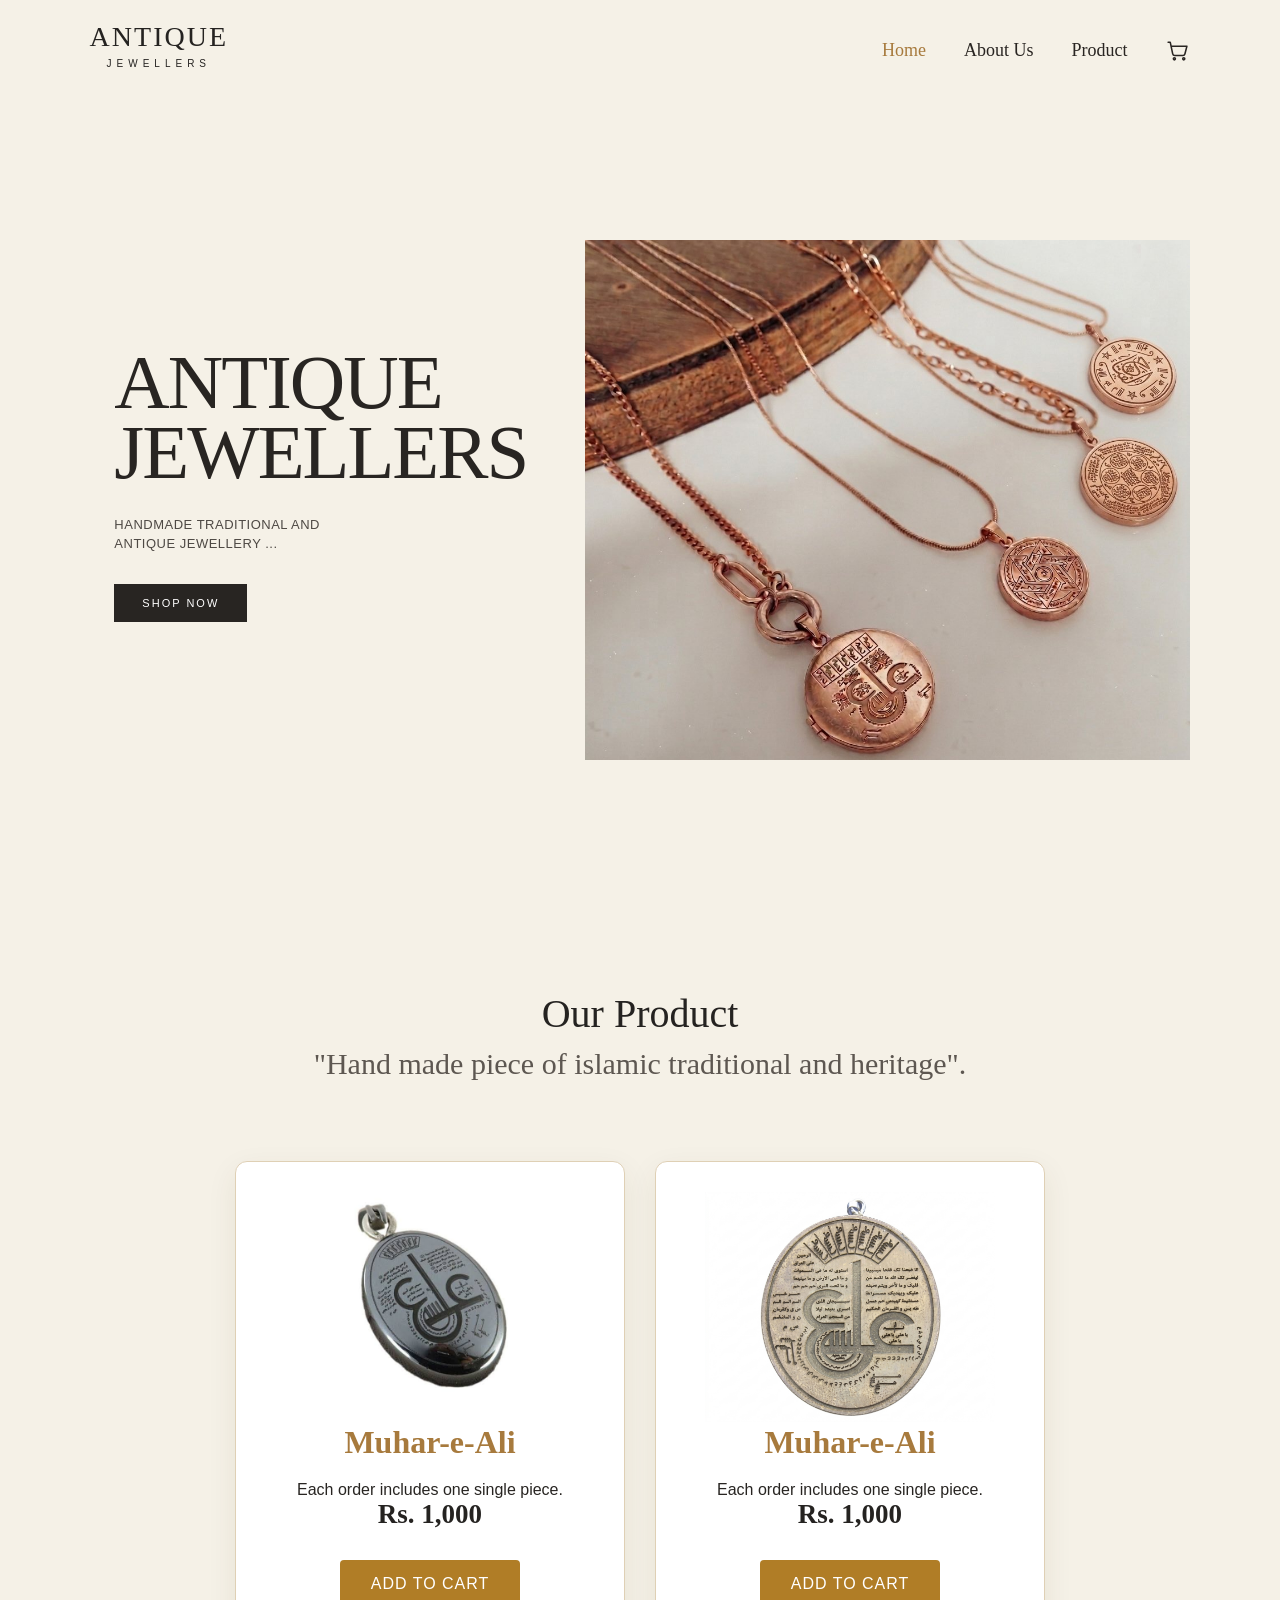
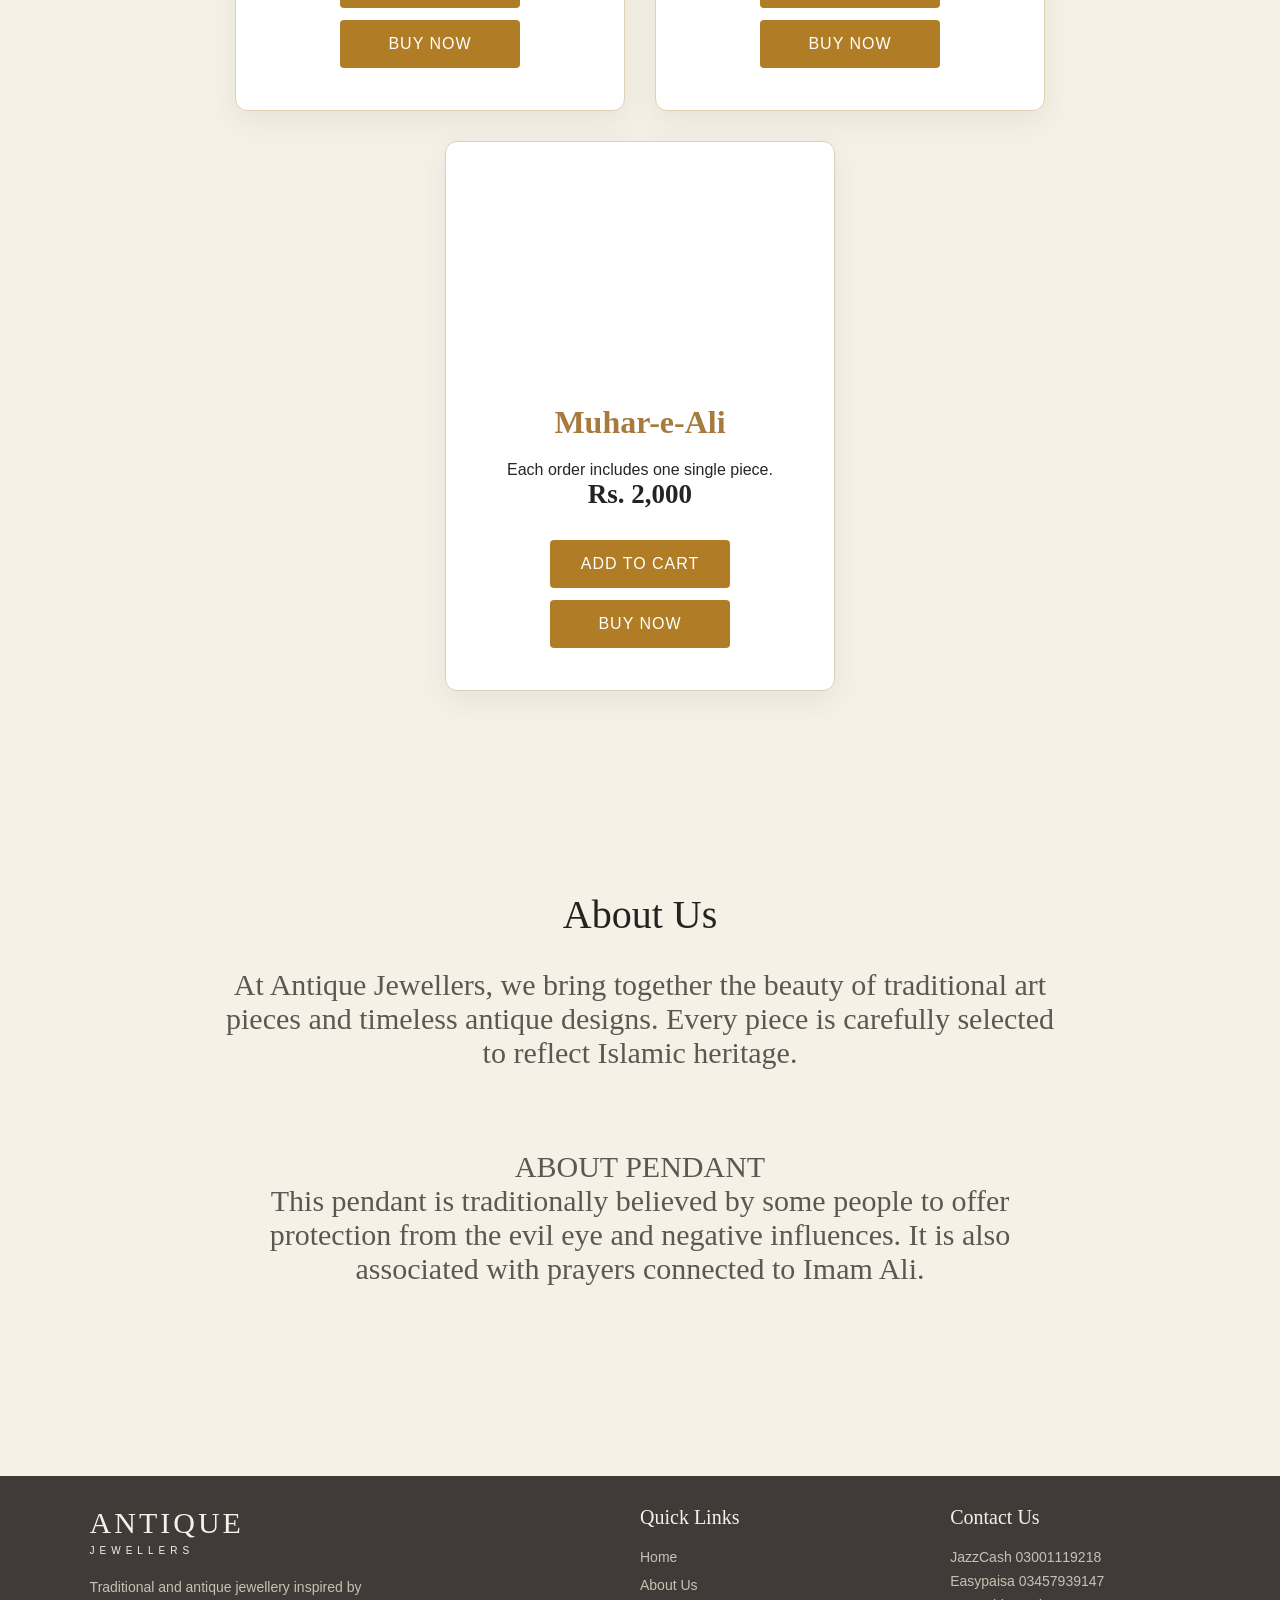
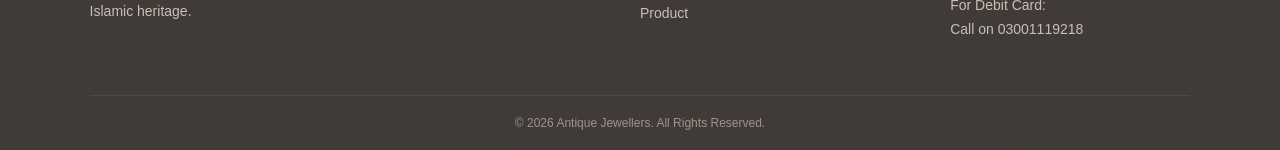
<file: index.html>
<!DOCTYPE html>
<html lang="en">

<head>
    <meta charset="UTF-8">
    <meta name="viewport" content="width=device-width, initial-scale=1.0">

    <title>Antique Jewellers</title>

    <meta name="description" content="Antique Jewellers offers traditional and antique jewellery, including the elegant Muhar-e-Ali pendant.">

    <link rel="stylesheet" href="style.css">
</head>

<body>

<section class="hero">

    <!-- Navigation -->

    <nav class="navbar">

        <a href="#" class="logo">
            ANTIQUE
            <span>JEWELLERS</span>
        </a>

        <div class="nav-links">

            <a href="#" class="active">Home</a>

            <a href="about.html">About Us</a>

            <a href="product.html">Product</a>

            <a href="Cart.html" class="cart" aria-label="Shopping Cart">

                <svg
                    viewBox="0 0 24 24"
                    width="25"
                    height="25"
                    fill="none"
                    stroke="currentColor"
                    stroke-width="1.5"
                    stroke-linecap="round"
                    stroke-linejoin="round">

                    <circle cx="9" cy="20" r="1"></circle>

                    <circle cx="18" cy="20" r="1"></circle>

                    <path d="M3 4h2l2.4 11.2a2 2 0 0 0 2 1.6h7.8a2 2 0 0 0 1.9-1.5L21 8H6"></path>

                </svg>

            </a>

        </div>

    </nav>


    <!-- Hero Content -->

    <div class="hero-content">

        <div class="hero-text">

            <h1>
                ANTIQUE<br>
                JEWELLERS
            </h1>

            <p>
                HANDMADE TRADITIONAL AND<br>
                ANTIQUE JEWELLERY ...
            </p>

            <a href="#shop" class="shop-btn">SHOP NOW</a>

        </div>


        <div class="hero-image">

            <img
                src="Gemini_Generated_Image_szv0ytszv0ytszv0-compressed.jpg"
                alt="Antique Jewellery">

        </div>

    </div>

</section>


<!-- Jewellery Collection -->

<section class="collection" id="shop">

    <div class="collection-heading">

        <h2>Our Product</h2>

        <p>"Hand made piece of islamic traditional and heritage".</p>

    </div>


    <div class="product-grid">


        <!-- Product 1 -->

        <div class="product-card">

            <div class="product-image">

                <img
                    src="1 product img.jpeg"
                    alt="Muhar-e-Ali Design 1">

            </div>

            <h3>Muhar-e-Ali</h3>

            <p>Each order includes one single piece.</p>

            <p class="price">Rs. 1,000</p>

            <button
                class="cart-btn"
                onclick="addToCart('muhar1')">

                ADD TO CART

            </button>

            <button
                class="buy-btn"
                onclick="buyNow('muhar1')">

                BUY NOW

            </button>

        </div>


        <!-- Product 2 -->

        <div class="product-card">

            <div class="product-image">

                <img
                    src="2 product img.jpg"
                    alt="Muhar-e-Ali Design 2">

            </div>

            <h3>Muhar-e-Ali</h3>

            <p>Each order includes one single piece.</p>

            <p class="price">Rs. 1,000</p>

            <button
                class="cart-btn"
                onclick="addToCart('muhar2')">

                ADD TO CART

            </button>

            <button
                class="buy-btn"
                onclick="buyNow('muhar2')">

                BUY NOW

            </button>

        </div>


        <!-- Product 3 -->

        <div class="product-card">

            <div class="product-video-box">

                <video
                    class="product-video"
                    src="Video Product.mp4"
                    autoplay
                    muted
                    loop
                    playsinline>
                </video>

            </div>

            <h3>Muhar-e-Ali</h3>

            <p>Each order includes one single piece.</p>

            <p class="price">Rs. 2,000</p>

            <button
                class="cart-btn"
                onclick="addToCart('muhar3')">

                ADD TO CART

            </button>

            <button
                class="buy-btn"
                onclick="buyNow('muhar3')">

                BUY NOW

            </button>

        </div>


    </div>

</section>


<!-- About Us -->

<section id="about" class="about-section">

    <div class="about-text">

        <h2>About Us</h2>

        <p>
            At Antique Jewellers, we bring together the beauty of traditional art
            pieces and timeless antique designs. Every piece is carefully selected
            to reflect Islamic heritage.
        </p>

        <p>

            ABOUT PENDANT<br>

            This pendant is traditionally believed by some people to offer
            protection from the evil eye and negative influences. It is also
            associated with prayers connected to Imam Ali.

        </p>

    </div>

</section>


<!-- Footer -->

<footer class="footer">

    <div class="footer-content">

        <div class="footer-brand">

            <h2>ANTIQUE</h2>

            <span>JEWELLERS</span>

            <p>
                Traditional and antique jewellery
                inspired by Islamic heritage.
            </p>

        </div>


        <div class="footer-links">

            <h3>Quick Links</h3>

            <a href="#">Home</a>

            <a href="#about">About Us</a>

            <a href="#shop">Product</a>

        </div>


        <div class="footer-contact">

            <h3>Contact Us</h3>

            <p>JazzCash 03001119218</p>

            <p>Easypaisa 03457939147</p>

            <p>For Debit Card:</p>

            <p>Call on 03001119218</p>

        </div>

    </div>


    <div class="footer-bottom">

        <p>
            © 2026 Antique Jewellers. All Rights Reserved.
        </p>

    </div>

</footer>


<script>

// Product information

const products = {

    muhar1: {
        id: "muhar1",
        name: "Muhar-e-Ali",
        design: "Design 1",
        price: 1000
    },

    muhar2: {
        id: "muhar2",
        name: "Muhar-e-Ali",
        design: "Design 2",
        price: 1000
    },

    muhar3: {
        id: "muhar3",
        name: "Muhar-e-Ali",
        design: "Video Product",
        price: 2000
    }

};


// Add to Cart

function addToCart(productId) {

    let cart = JSON.parse(localStorage.getItem("cart")) || [];

    const product = products[productId];

    const existingProduct = cart.find(item => item.id === productId);

    if (existingProduct) {

        existingProduct.quantity += 1;

    } else {

        cart.push({

            ...product,

            quantity: 1

        });

    }

    localStorage.setItem("cart", JSON.stringify(cart));

    showCartMessage("Product added to your cart successfully!");

}


// Buy Now

function buyNow(productId) {

    const product = products[productId];

    const cart = [{

        ...product,

        quantity: 1

    }];

    localStorage.setItem("cart", JSON.stringify(cart));

    window.location.href = "checkout.html";

}
function showCartMessage(message) {
    const oldMessage = document.querySelector(".cart-toast");

    if (oldMessage) {
        oldMessage.remove();
    }

    const toast = document.createElement("div");
    toast.className = "cart-toast";
    toast.innerHTML = "✓ " + message;

    document.body.appendChild(toast);

    setTimeout(() => {
        toast.classList.add("hide");
        setTimeout(() => toast.remove(), 400);
    }, 2500);
}
</script>


</body>
</html>
</file>
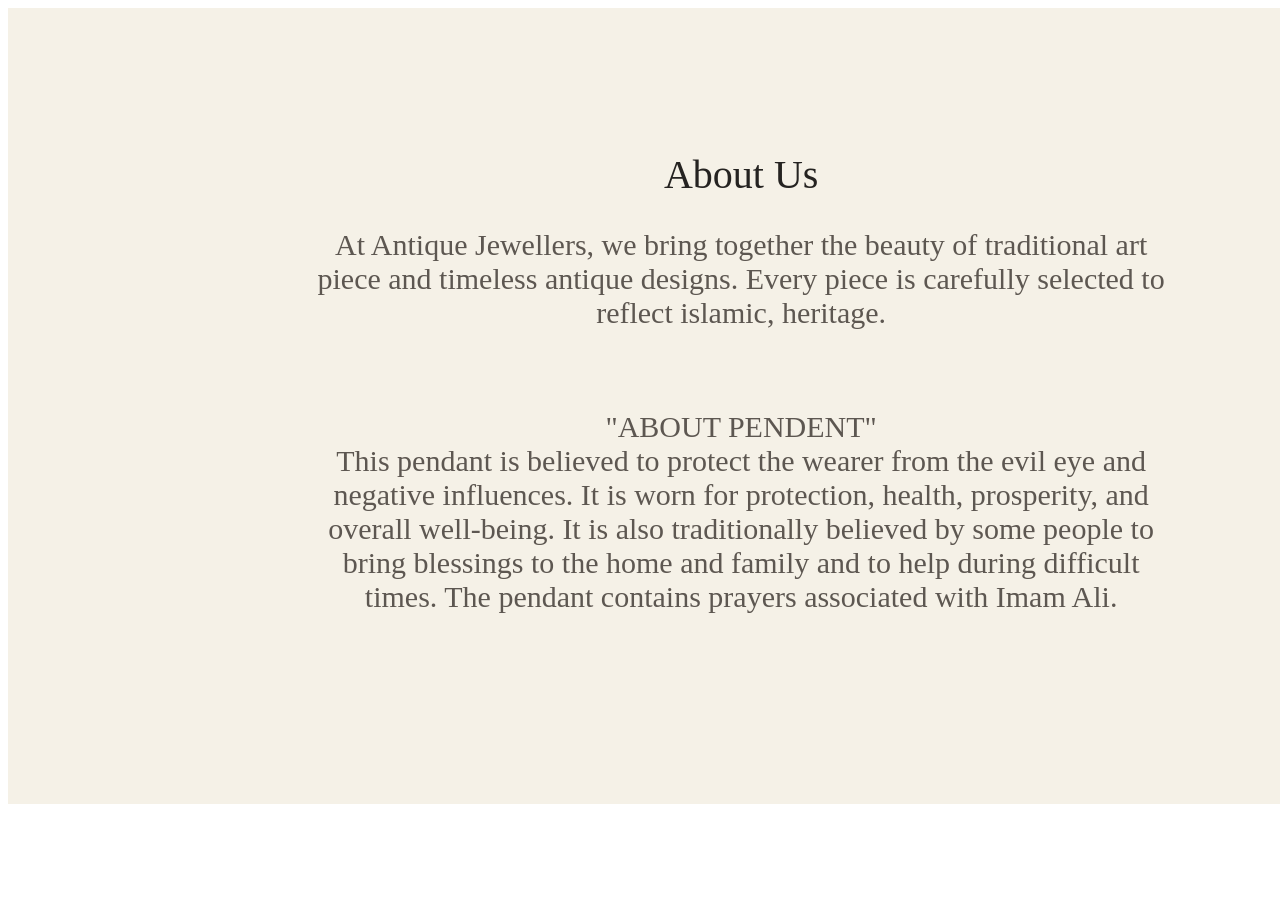
<file: about.html>
<!DOCTYPE html>
<html lang="en">
<head>
    <meta charset="UTF-8">
    <meta name="viewport" content="width=device-width, initial-scale=1.0">
    <title>Document</title>
    <link rel="stylesheet" href="about.css">
</head>
<body>
    <section id="about" class="about-section">
      <div class="about-text">
        <h2>About Us</h2>
        <p>
          At Antique Jewellers, we bring together the beauty of traditional art
          piece and timeless antique designs. Every piece is carefully selected
          to reflect islamic, heritage.
        </p>
        <p>
          "ABOUT PENDENT" <br />
          This pendant is believed to protect the wearer from the evil eye and
          negative influences. It is worn for protection, health, prosperity,
          and overall well-being. It is also traditionally believed by some
          people to bring blessings to the home and family and to help during
          difficult times. The pendant contains prayers associated with Imam
          Ali.
        </p>
      </div>
    </section>
</body>
</html>
</file>
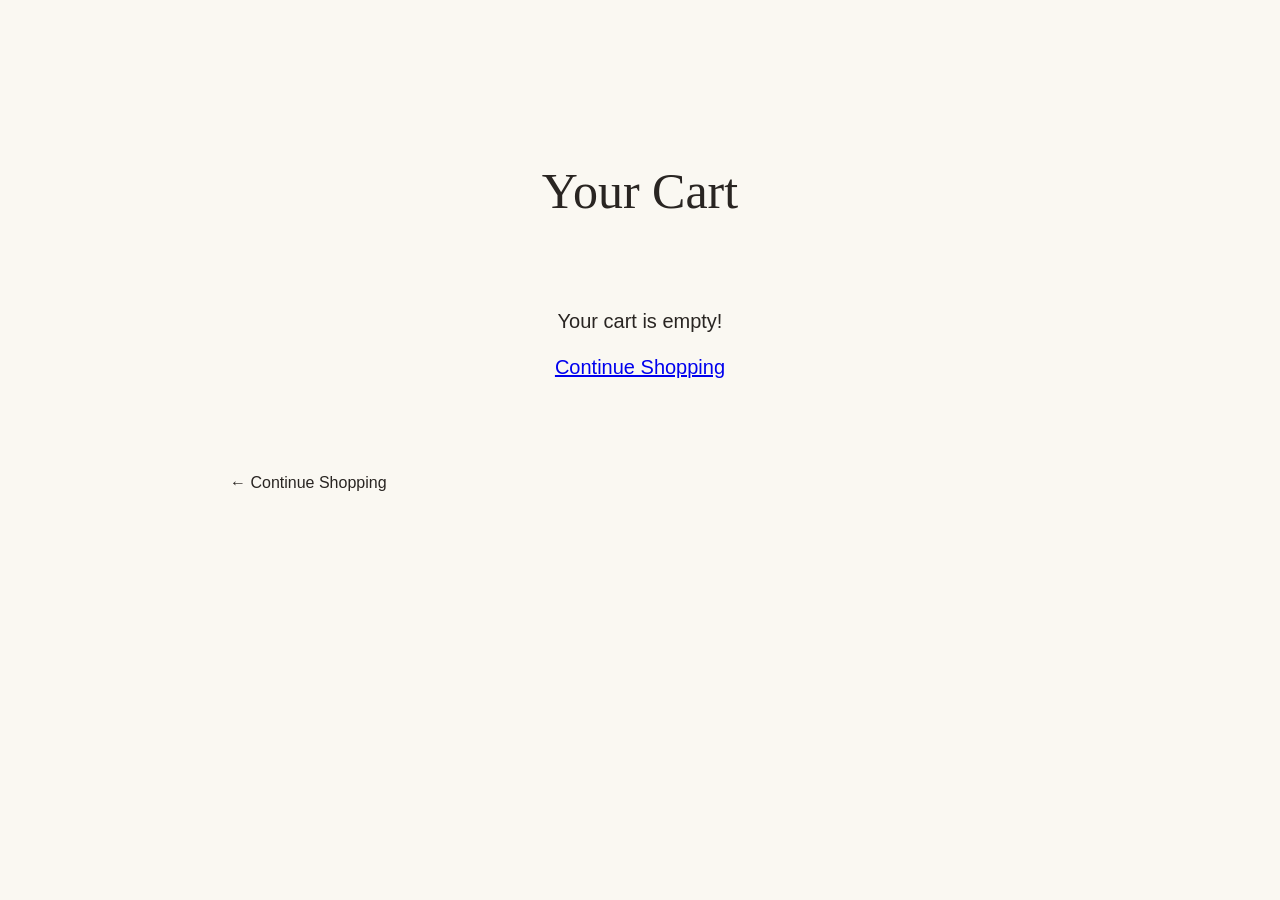
<file: Cart.html>
<!DOCTYPE html>
<html lang="en">

<head>

    <meta charset="UTF-8">

    <meta name="viewport" content="width=device-width, initial-scale=1.0">

    <title>Cart - Antique Jewellers</title>


    <style>

        * {
            box-sizing: border-box;
        }

        body {

            margin: 0;

            background: #faf8f2;

            color: #292522;

            font-family: Arial, sans-serif;

        }


        .cart-page {

            max-width: 900px;

            margin: 80px auto;

            padding: 40px;

        }


        h1 {

            text-align: center;

            font-family: Georgia, serif;

            font-size: 50px;

            font-weight: normal;

            margin-bottom: 50px;

        }


        .cart-item {

            background: white;

            border: 1px solid #dfd0b5;

            padding: 25px;

            margin-bottom: 20px;

            display: flex;

            justify-content: space-between;

            align-items: center;

            gap: 15px;

            box-shadow: 0 10px 30px rgba(80, 60, 30, 0.08);

        }


        .cart-item h2 {

            font-family: Georgia, serif;

            margin: 0 0 10px;

        }


        .cart-price {

            color: #b07d26;

            font-size: 20px;

            font-weight: bold;

        }


        .quantity-controls {

            display: flex;

            align-items: center;

            gap: 12px;

            margin-top: 15px;

        }


        .quantity-controls button {

            background: #b07d26;

            color: white;

            border: none;

            padding: 7px 12px;

            cursor: pointer;

            font-size: 17px;

        }


        .remove-btn {

            background: none;

            border: none;

            color: #a33;

            cursor: pointer;

            margin-top: 12px;

            text-decoration: underline;

        }


        .cart-total {

            margin-top: 30px;

            text-align: right;

            font-size: 22px;

            font-weight: bold;

        }


        .checkout-btn {

            display: block;

            width: 230px;

            margin: 30px 0 0 auto;

            padding: 15px;

            background: #b07d26;

            color: white;

            text-decoration: none;

            text-align: center;

            border-radius: 4px;

        }


        .checkout-btn:hover {

            background: #292522;

        }


        .back-btn {

            display: inline-block;

            margin-top: 25px;

            color: #292522;

            text-decoration: none;

        }


        .empty-cart {

            text-align: center;

            font-size: 20px;

            padding: 40px;

        }


        @media (max-width: 600px) {

            .cart-page {

                padding: 20px;

                margin: 40px auto;

            }

            h1 {

                font-size: 40px;

            }

            .cart-item {

                flex-direction: column;

                align-items: flex-start;

            }

        }

    </style>

</head>


<body>


<section class="cart-page">

    <h1>Your Cart</h1>


    <div id="cartItems"></div>


    <div class="cart-total" id="cartTotal"></div>


    <a href="checkout.html" class="checkout-btn" id="checkoutBtn">

        PROCEED TO CHECKOUT

    </a>


    <a href="index.html" class="back-btn">

        ← Continue Shopping

    </a>

</section>



<script>


function getCart() {

    return JSON.parse(localStorage.getItem("cart")) || [];

}


// Display Cart

function displayCart() {

    const cart = getCart();

    const cartItems = document.getElementById("cartItems");

    const cartTotal = document.getElementById("cartTotal");

    const checkoutBtn = document.getElementById("checkoutBtn");


    cartItems.innerHTML = "";


    if (cart.length === 0) {

        cartItems.innerHTML = `

            <div class="empty-cart">

                Your cart is empty!

                <br><br>

                <a href="index.html">Continue Shopping</a>

            </div>

        `;

        cartTotal.innerHTML = "";

        checkoutBtn.style.display = "none";

        return;

    }


    checkoutBtn.style.display = "block";


    let total = 0;


    cart.forEach((item, index) => {

        const itemTotal = item.price * item.quantity;

        total += itemTotal;


        cartItems.innerHTML += `

            <div class="cart-item">

                <div>

                    <h2>${item.name}</h2>

                    <p>${item.design}</p>

                    <p>Price: Rs. ${item.price.toLocaleString("en-PK")}</p>

                    <div class="quantity-controls">

                        <button onclick="changeQuantity(${index}, -1)">−</button>

                        <span>${item.quantity}</span>

                        <button onclick="changeQuantity(${index}, 1)">+</button>

                    </div>

                    <button class="remove-btn" onclick="removeItem(${index})">

                        Remove Product

                    </button>

                </div>


                <div class="cart-price">

                    Rs. ${itemTotal.toLocaleString("en-PK")}

                </div>

            </div>

        `;

    });


    cartTotal.innerHTML = `

        Total: Rs. ${total.toLocaleString("en-PK")}

    `;

}


// Change Quantity

function changeQuantity(index, amount) {

    let cart = getCart();

    cart[index].quantity += amount;


    if (cart[index].quantity <= 0) {

        cart.splice(index, 1);

    }


    localStorage.setItem("cart", JSON.stringify(cart));

    displayCart();

}


// Remove Product

function removeItem(index) {

    let cart = getCart();

    cart.splice(index, 1);

    localStorage.setItem("cart", JSON.stringify(cart));

    displayCart();

}


displayCart();


</script>


</body>

</html>
</file>
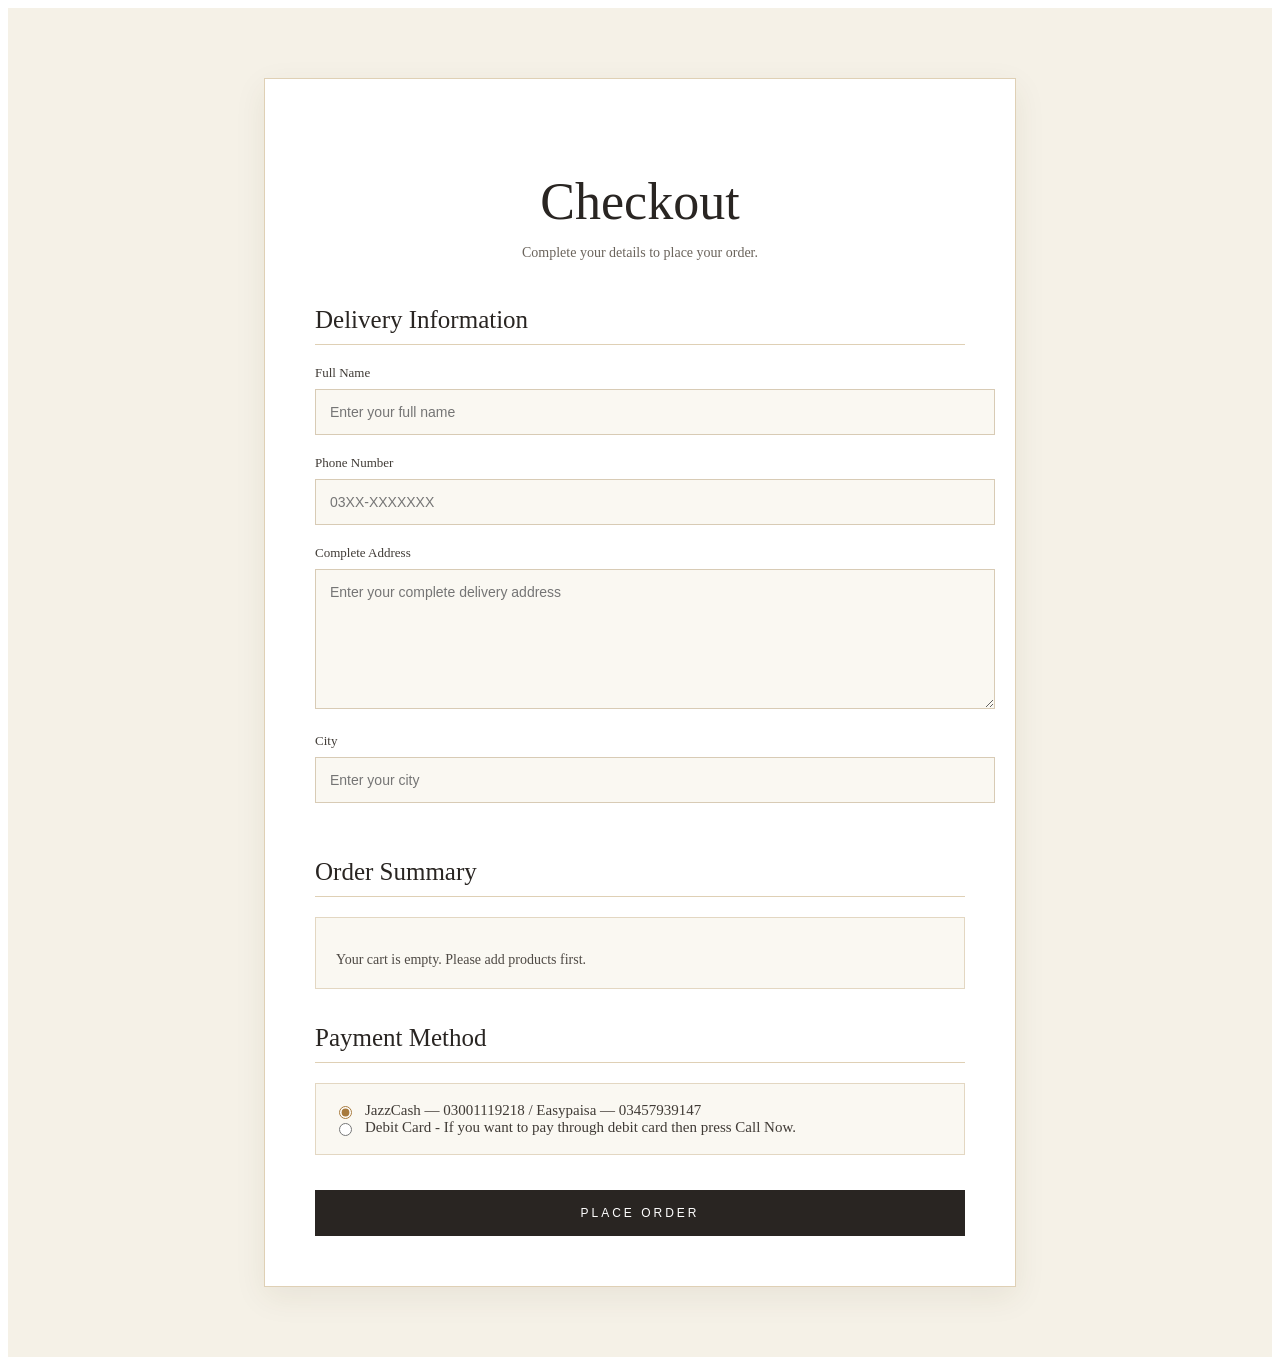
<file: checkout.html>
<!DOCTYPE html>
<html lang="en">

<head>

    <meta charset="UTF-8">

    <meta name="viewport" content="width=device-width, initial-scale=1.0">

    <title>Checkout - Antique Jewellers</title>

    <link rel="stylesheet" href="checkout.css">

</head>


<body>


<section class="checkout">

<div class="checkout-container">

    <h1>Checkout</h1>

    <p class="checkout-subtitle">

        Complete your details to place your order.

    </p>


    <form id="orderForm">


        <!-- Customer Information -->

        <h2>Delivery Information</h2>


        <label for="name">Full Name</label>

        <input
            type="text"
            id="name"
            name="name"
            placeholder="Enter your full name"
            required
        >


        <label for="phone">Phone Number</label>

        <input
            type="tel"
            id="phone"
            name="phone"
            placeholder="03XX-XXXXXXX"
            required
        >


        <label for="address">Complete Address</label>

        <textarea
            id="address"
            name="address"
            placeholder="Enter your complete delivery address"
            required
        ></textarea>


        <label for="city">City</label>

        <input
            type="text"
            id="city"
            name="city"
            placeholder="Enter your city"
            required
        >


        <!-- Order Summary -->

        <h2>Order Summary</h2>


        <div class="order-summary" id="orderSummary">

        </div>


        <!-- Payment Method -->

        <h2>Payment Method</h2>


        <div class="payment-method">


            <label>

                <input
                    type="radio"
                    name="payment"
                    value="JazzCash / Easypaisa"
                    checked
                    onchange="showPaymentInfo()"
                >

                JazzCash — 03001119218 / Easypaisa — 03457939147

            </label>


            <label>

                <input
                    type="radio"
                    name="payment"
                    value="Debit Card"
                    onchange="showPaymentInfo()"
                >

                Debit Card - If you want to pay through debit card then press Call Now.

            </label>


            <div
                id="debit-card-info"
                class="debit-card-info"
                style="display:none;"
            >

                <p>

                    Debit card payment ke liye humse contact karein.

                </p>


                <a
                    href="tel:03001119218"
                    class="call-button"
                >

                    📞 CALL NOW

                </a>

            </div>


        </div>


        <button
            type="submit"
            class="place-order"
        >

            PLACE ORDER

        </button>


    </form>



    <!-- Order Confirmation -->

    <div
        id="orderConfirmation"
        class="order-confirmation"
        style="display:none;"
    >


        <div class="success-icon">✓</div>


        <h1>Order Confirmed!</h1>


        <p class="success-message">

            Thank you for your order!

        </p>


        <p class="order-number">

            Order Number:

            <strong id="orderNumber"></strong>

        </p>


        <div class="confirmation-details">

            <h2>Order Details</h2>

            <div id="confirmationProducts"></div>

            <p>

                <span>Total</span>

                <strong id="confirmationTotal"></strong>

            </p>

            <p>

                <span>Payment Method</span>

                <strong id="confirmationPayment"></strong>

            </p>

        </div>


        <div class="customer-details">

            <h2>Delivery Details</h2>


            <p>

                <span>Name</span>

                <strong id="confirmationName"></strong>

            </p>


            <p>

                <span>Phone</span>

                <strong id="confirmationPhone"></strong>

            </p>


            <p>

                <span>Address</span>

                <strong id="confirmationAddress"></strong>

            </p>


            <p>

                <span>City</span>

                <strong id="confirmationCity"></strong>

            </p>

        </div>


        <button
            type="button"
            class="continue-shopping"
            onclick="window.location.href='index.html'"
        >

            CONTINUE SHOPPING

        </button>


    </div>


</div>

</section>



<script>


// Get Cart Products

function getCart() {

    return JSON.parse(localStorage.getItem("cart")) || [];

}


// Calculate Total

function calculateTotal(cart) {

    return cart.reduce(

        (total, item) => total + item.price * item.quantity,

        0

    );

}


// Display Order Summary

function displayOrderSummary() {

    const cart = getCart();

    const summary = document.getElementById("orderSummary");


    if (cart.length === 0) {

        summary.innerHTML = "<p>Your cart is empty. Please add products first.</p>";

        document.querySelector(".place-order").disabled = true;

        return;

    }


    let total = 0;

    let html = "";


    cart.forEach(item => {

        const itemTotal = item.price * item.quantity;

        total += itemTotal;


        html += `

            <p>

                <span>${item.name} (${item.design}) × ${item.quantity}</span>

                <span>Rs. ${itemTotal.toLocaleString("en-PK")}</span>

            </p>

        `;

    });


    html += `

        <p class="total">

            <span>Total</span>

            <span>Rs. ${total.toLocaleString("en-PK")}</span>

        </p>

    `;


    summary.innerHTML = html;

}


// Show / Hide Debit Card Information

function showPaymentInfo() {

    const debitCard = document.querySelector('input[value="Debit Card"]');

    const debitInfo = document.getElementById("debit-card-info");


    debitInfo.style.display = debitCard.checked ? "block" : "none";

}


// Display Summary

displayOrderSummary();



// Place Order

document.getElementById("orderForm").addEventListener(

    "submit",

    async function(event) {

        event.preventDefault();


        const form = this;

        const cart = getCart();


        if (cart.length === 0) {

            alert("Your cart is empty!");

            return;

        }


        const name = document.getElementById("name").value.trim();

        const phone = document.getElementById("phone").value.trim();

        const address = document.getElementById("address").value.trim();

        const city = document.getElementById("city").value.trim();


        const payment = document.querySelector(

            'input[name="payment"]:checked'

        ).value;


        const total = calculateTotal(cart);


        const orderNumber =

            "AJ" + Math.floor(1000 + Math.random() * 9000);


        // Prepare Order Information

        const productDetails = cart.map(item => {

            return `${item.name} - ${item.design} - Quantity: ${item.quantity} - Price: Rs. ${item.price}`;

        }).join("\n");


        const hiddenFields = {

            "Order Number": orderNumber,

            "Products": productDetails,

            "Total": "Rs. " + total.toLocaleString("en-PK"),

            "Payment Method": payment

        };


        Object.entries(hiddenFields).forEach(([key, value]) => {

            const input = document.createElement("input");

            input.type = "hidden";

            input.name = key;

            input.value = value;

            form.appendChild(input);

        });


        const submitButton = form.querySelector(".place-order");

        submitButton.disabled = true;

        submitButton.textContent = "PLACING ORDER...";


        try {


            // Send Order to Formspree

            const response = await fetch(

                "https://formspree.io/f/xgavwjan",

                {

                    method: "POST",

                    body: new FormData(form),

                    headers: {

                        "Accept": "application/json"

                    }

                }

            );


            if (!response.ok) {

                throw new Error("Order could not be sent.");

            }


            // Confirmation Details

            document.getElementById("orderNumber").textContent = orderNumber;

            document.getElementById("confirmationName").textContent = name;

            document.getElementById("confirmationPhone").textContent = phone;

            document.getElementById("confirmationAddress").textContent = address;

            document.getElementById("confirmationCity").textContent = city;

            document.getElementById("confirmationPayment").textContent = payment;

            document.getElementById("confirmationTotal").textContent =

                "Rs. " + total.toLocaleString("en-PK");


            // Confirmation Products

            const confirmationProducts = document.getElementById("confirmationProducts");

            confirmationProducts.innerHTML = "";


            cart.forEach(item => {

                const p = document.createElement("p");

                p.textContent = `${item.name} (${item.design}) × ${item.quantity}`;

                confirmationProducts.appendChild(p);

            });


            // Clear Cart After Successful Order

            localStorage.removeItem("cart");


            // Hide Form

            form.style.display = "none";


            document.querySelector(".checkout-container > h1").style.display = "none";

            document.querySelector(".checkout-subtitle").style.display = "none";


            // Show Confirmation

            document.getElementById("orderConfirmation").style.display = "block";


        }


        catch(error) {

            alert("Sorry, your order could not be sent. Please try again.");

            submitButton.disabled = false;

            submitButton.textContent = "PLACE ORDER";

        }

    }

);


</script>


</body>

</html>
</file>
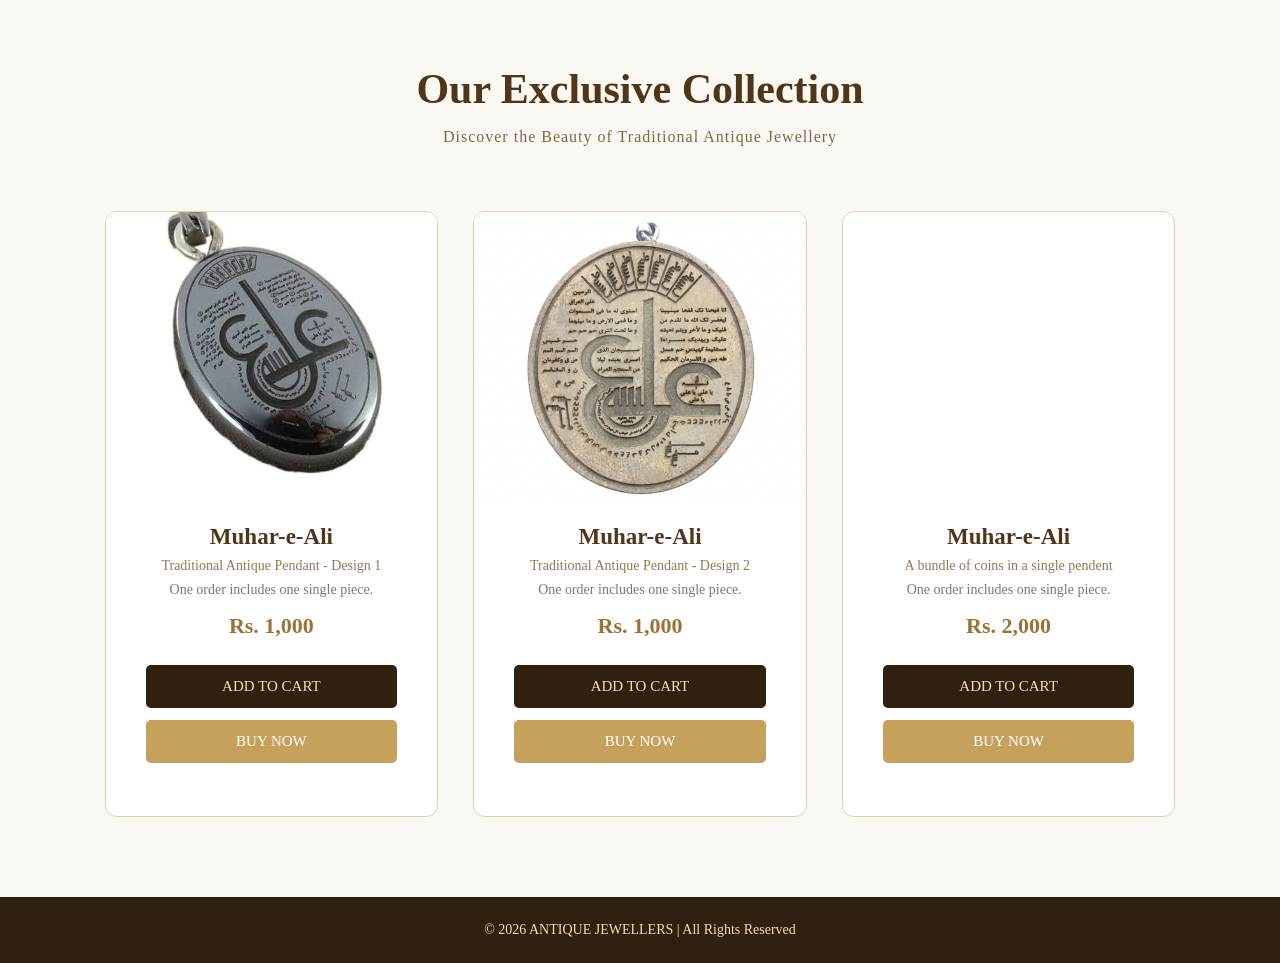
<file: product.html>
<!DOCTYPE html>

<html lang="en">
<head>
    <meta charset="UTF-8">
    <meta name="viewport" content="width=device-width, initial-scale=1.0">


<title>Our Collection | Antique Jewellers</title>

<link rel="stylesheet" href="product.css">


</head>

<body>

<!-- PAGE HEADING -->

<section class="heading">
    <h1>Our Exclusive Collection</h1>
    <p>Discover the Beauty of Traditional Antique Jewellery</p>
</section>

<!-- PRODUCTS -->

<section class="products-container">


<!-- PRODUCT 1 -->
<div class="product-card">

    <img src="1 product img.jpeg" alt="Muhar-e-Ali Design 1">

    <div class="product-info">
        <h2>Muhar-e-Ali</h2>
        <p class="design">Traditional Antique Pendant - Design 1</p>
        <p class="description">One order includes one single piece.</p>
        <p class="price">Rs. 1,000</p>

        <button class="add-btn" onclick="addToCart('muhar1')">
            ADD TO CART
        </button>

        <button class="buy-btn" onclick="buyNow('muhar1')">
            BUY NOW
        </button>
    </div>

</div>


<!-- PRODUCT 2 -->
<div class="product-card">

    <img src="2 product img.jpg" alt="Muhar-e-Ali Design 2">

    <div class="product-info">
        <h2>Muhar-e-Ali</h2>
        <p class="design">Traditional Antique Pendant - Design 2</p>
        <p class="description">One order includes one single piece.</p>
        <p class="price">Rs. 1,000</p>

        <button class="add-btn" onclick="addToCart('muhar2')">
            ADD TO CART
        </button>

        <button class="buy-btn" onclick="buyNow('muhar2')">
            BUY NOW
        </button>
    </div>

</div>


<!-- PRODUCT 3 -->
<div class="product-card">

    <video autoplay muted loop playsinline>
        <source src="Video Product.mp4" type="video/mp4">
    </video>

    <div class="product-info">
        <h2>Muhar-e-Ali</h2>
        <p class="design"> A bundle of coins in a single pendent </p>
        <p class="description">One order includes one single piece.</p>
        <p class="price">Rs. 2,000</p>

        <button class="add-btn" onclick="addToCart('muhar3')">
            ADD TO CART
        </button>

        <button class="buy-btn" onclick="buyNow('muhar3')">
            BUY NOW
        </button>
    </div>

</div>


</section>

<!-- FOOTER -->

<footer>
    <p>© 2026 ANTIQUE JEWELLERS | All Rights Reserved</p>
</footer>

<script>

// Product Information
const products = {
    muhar1: {
        id: "muhar1",
        name: "Muhar-e-Ali",
        design: "Design 1",
        price: 1000
    },

    muhar2: {
        id: "muhar2",
        name: "Muhar-e-Ali",
        design: "Design 2",
        price: 1000
    },

    muhar3: {
        id: "muhar3",
        name: "Muhar-e-Ali",
        design: "Video Product",
        price: 2000
    }
};


// Add to Cart
function addToCart(productId) {

    let cart = JSON.parse(localStorage.getItem("cart")) || [];

    const product = products[productId];

    const existingProduct = cart.find(item => item.id === productId);

    if (existingProduct) {
        existingProduct.quantity += 1;
    } else {
        cart.push({
            ...product,
            quantity: 1
        });
    }

    localStorage.setItem("cart", JSON.stringify(cart));

    showCartMessage("Product added to your cart successfully!");
}


// Buy Now
function buyNow(productId) {

    const product = products[productId];

    const cart = [{
        ...product,
        quantity: 1
    }];

    localStorage.setItem("cart", JSON.stringify(cart));

    window.location.href = "checkout.html";
}


// Notification
function showCartMessage(message) {

    const oldMessage = document.querySelector(".cart-toast");

    if (oldMessage) {
        oldMessage.remove();
    }

    const toast = document.createElement("div");

    toast.className = "cart-toast";
    toast.innerHTML = "✓ " + message;

    document.body.appendChild(toast);

    setTimeout(() => {
        toast.classList.add("hide");
        setTimeout(() => toast.remove(), 400);
    }, 2500);
}

</script>

</body>
</html>
</file>
<file: style.css>
* {
    margin: 0;
    padding: 0;
    box-sizing: border-box;
}

body {
    font-family: Arial, sans-serif;
    background: #f5f1e7;
    color: #282522;
}
.hero {
    min-height: 100vh;
    width: 100%;
    background: #f5f1e7;
    padding: 0 7%;
}
/* =========================
   NAVBAR
========================= */
.navbar {
    height: 100px;
    display: flex;
    align-items: center;
    justify-content: space-between;
}
/* Logo */
.logo {
    text-decoration: none;
    color: #252321;

    font-family: Georgia, serif;
    font-size: 28px;
    letter-spacing: 2px;
    line-height: 20px;
}

.logo span {
    display: block;
    text-align: center;
    font-family: Arial, sans-serif;
    font-size: 10px;
    letter-spacing: 5px;
    margin-top: 7px;
}
/* Navigation links */
.nav-links {
    display: flex;
    align-items: center;
    gap: 38px;
}

.nav-links a {
    text-decoration: none;
    color: #292522;
    font-family: Georgia, serif;
    font-size: 18px;
    transition: 0.3s;
}

.nav-links a:hover,
.nav-links a.active {
    color: #a77a3d;
}
/* Cart */
.nav-links .cart {
    color: #292522;
    display: flex;
    align-items: center;
}

.nav-links .cart:hover {
    color: #a77a3d;
}
/* =========================
   HERO CONTENT
========================= */
.hero-content {
    min-height: calc(100vh - 100px);
    display: grid;
    grid-template-columns: 45% 55%;
    align-items: center;
}
/* Left side */
.hero-text {
    padding-left: 5%;
    padding-bottom: 30px;
}

.hero-text h1 {
    font-family: Italiana sans-serif;
    font-size: clamp(55px, 6vw, 82px);
    font-weight: normal;
    line-height: 0.9;
    letter-spacing: -2px;
    margin-bottom: 28px;
}
.hero-text p {
    font-size: 13px;
    line-height: 1.5;
    letter-spacing: 0.5px;
    color: #4e4944;
    margin-bottom: 30px;
}
/* Shop button */
.shop-btn {
    display: inline-block;
    text-decoration: none;
    background: #282522;
    color: #fff;
    padding: 13px 28px;
    font-size: 11px;
    letter-spacing: 2px;
    transition: 0.3s;
}
.shop-btn:hover {
    background: #a77a3d;
}
/* =========================
   IMAGE
========================= */

.hero-image {
    height: 520px;
    overflow: hidden;
}

.hero-image img {
    width: 100%;
    height: 100%;
    object-fit: cover;
    display: block;
}
/* =========================
   OTHER SECTIONS
========================= */

.simple-section {
    min-height: 300px;
    padding: 80px 10%;
    text-align: center;
    background: #fff;
}

.simple-section h2 {
    font-family: Georgia, serif;
    font-size: 35px;
    font-weight: normal;
    margin-bottom: 15px;
}

.simple-section p {
    color: #666;
}
/* =========================
   MOBILE
========================= */
@media (max-width: 768px) {
    .hero {
        padding: 0 5%;
    }
    .navbar {
        height: 85px;
    }
    .logo {
        font-size: 21px;
    }
    .nav-links {
        gap: 15px;
    }
    .nav-links a {
        font-size: 12px;
    }
    .nav-links .cart {
        font-size: 18px;
    }
    .hero-content {
        grid-template-columns: 1fr;
        padding-top: 30px;
    }
    .hero-text {
        padding: 40px 0;
        text-align: center;
    }
    .hero-text h1 {
        font-size: 55px;
    }
    .hero-image {
        height: 400px;
    }
}
/* =========================
   our product
========================= */

.collection {
    width: 100%;
    min-height: 750px;
    padding: 90px 5%;
    background: #f5f1e7;
    text-align: center;
}
/* Collection Heading */
.collection-heading h2 {
    font-family: Georgia, serif;
    font-size: 40px;
    font-weight: normal;
    color: #252321;
    margin-bottom: 10px;
}
.collection-heading p {
    font-family: Georgia, serif;
    font-size: 30px;
    color: #5d5751;
    margin-bottom: 80px;
}
/* Product Grid */
.product-grid {
    display: flex;
    justify-content: center;
    align-items: flex-start;
    gap: 30px;
    flex-wrap: wrap;
}
/* Product Card */
.product-card {
    width: 390px;
    min-height: 500px;
    padding: 30px;
    background: #ffffff;
    border: 1px solid #dfd0b5;
    border-radius: 12px;
    box-shadow: 0 10px 30px rgba(80, 60, 30, 0.08);
    transition: 0.3s;
}
.product-card:hover {
    transform: translateY(-8px);
    box-shadow: 0 15px 35px rgba(80, 60, 30, 0.15);
}
/* Product Image */
.product-image {
    width: 100%;
    height: 230px;
    margin-bottom: 2px;
    display: flex;
    justify-content: center;
    align-items: center;
    overflow: hidden;
}
.product-image img {
    width: 100%;
    height: 100%;
    object-fit: contain;
    display: block;
}
.product-video-box {
    width: 100%;
    height: 230px;
    margin-bottom: 2px;
    display: flex;
    justify-content: center;
    align-items: center;
    overflow: hidden;
}

.product-video {
    width: 100%;
    height: 100%;
    object-fit: cover;
    object-position: center;
    transform: scale(2.3);
    display: block;
}
/* Product Name */
.product-card h3 {
    font-family: Georgia, serif;
    font-size: 32px;
    color: #a77a3d;
    margin-bottom: 20px;
}
/* Price */
.product-card .price {
    font-family: Georgia, serif;
    font-size: 27px;
    font-weight: bold;
    color: #252321;
    margin-bottom: 30px;
}
/* Buttons */
.cart-btn,
.buy-btn {
    display: block;
    width: 180px;
    margin: 0 auto 12px;
    padding: 15px;
    border: none;
    background: #b07d26;
    color: white;
    font-size: 16px;
    letter-spacing: 1px;
    cursor: pointer;
    border-radius: 4px;
    transition: 0.3s;
    text-decoration: none;
    text-align: center;
}

.cart-btn:hover,
.buy-btn:hover {
    background: #292522;
}
/* Mobile */
@media (max-width: 600px) {
    .collection {
        padding: 70px 5%;
    }
    .collection-heading h2 {
        font-size: 42px;
    }
    .collection-heading p {
        font-size: 17px;
        margin-bottom: 50px;
    }
    .product-card {
        width: 100%;
        max-width: 390px;
    }
}
/* =========================
   ABOUT US
========================= */

.about-section {
    width: 100%;
    padding: 110px 8%;
    background: #f5f1e7;
    text-align: center;
}

.about-text {
    max-width: 850px;
    margin: 0 auto;
}
.about-text h2 {
    font-family: Georgia, serif;
    font-size: 40px;
    font-weight: normal;
    color: #252321;
    margin-bottom: 10px;
    margin-bottom: 30px;
}
.about-text p:not(.about-small-title) {
    font-family: Georgia, serif;
    font-size: 30px;
    color: #5d5751;
    margin-bottom: 80px;
}

.footer {
    background:#292522e2;
    color: #f5f1e7;
    padding: 30px 7% 20px;
}

.footer-content {
    max-width: 1200px;
    margin: auto;
    display: grid;
    grid-template-columns: 2fr 1fr 1fr;
    gap: 70px;
}

.footer-brand h2 {
    font-family: Georgia, serif;
    font-size: 30px;
    font-weight: normal;
    letter-spacing: 3px;
}

.footer-brand span {
    display: block;
    font-size: 10px;
    letter-spacing: 5px;
    margin-top: 5px;
}

.footer-brand p {
    max-width: 300px;
    margin-top: 20px;
    color: #c9c0b4;
    line-height: 1.7;
    font-size: 14px;
}

.footer h3 {
    font-family: Georgia, serif;
    font-size: 20px;
    font-weight: normal;
    margin-bottom: 20px;
}

.footer-links a {
    display: block;
    color: #c9c0b4;
    text-decoration: none;
    margin-bottom: 12px;
    font-size: 14px;
}

.footer-links a:hover {
    color: #a77a3d;
}

.footer-contact p {
    color: #c9c0b4;
    font-size: 14px;
    margin-bottom: 8px;
}

.footer-bottom {
    max-width: 1200px;
    margin: 50px auto 0;
    padding-top: 20px;
    border-top: 1px solid #514a43;
    text-align: center;
}

.footer-bottom p {
    color: #9d958b;
    font-size: 12px;
}


/* Mobile */

@media (max-width: 700px) {

    .footer-content {
        grid-template-columns: 1fr;
        gap: 40px;
    }

    .footer {
        padding: 50px 7% 20px;
    }

}
.cart-toast {
    position: fixed;
    top: 25px;
    right: 25px;
    background: #30200f;
    color: #f5dfad;
    padding: 16px 28px;
    border: 1px solid #c6a15b;
    border-radius: 8px;
    font-family: Georgia, serif;
    font-size: 16px;
    box-shadow: 0 5px 20px rgba(0,0,0,0.2);
    z-index: 9999;
    opacity: 1;
    transform: translateY(0);
    transition: all 0.4s ease;
}

.cart-toast.hide {
    opacity: 0;
    transform: translateY(-15px);
}
</file>
<file: about.css>
.about-section {
    width: 100%;
    padding: 110px 8%;
    background: #f5f1e7;
    text-align: center;
}

.about-text {
    max-width: 850px;
    margin: 0 auto;
}
.about-text h2 {
    font-family: Georgia, serif;
    font-size: 40px;
    font-weight: normal;
    color: #252321;
    margin-bottom: 10px;
    margin-bottom: 30px;
}
.about-text p:not(.about-small-title) {
    font-family: Georgia, serif;
    font-size: 30px;
    color: #5d5751;
    margin-bottom: 80px;
}
</file>
<file: checkout.css>
/* =========================
   CHECKOUT PAGE
========================= */

.checkout {
    min-height: 100vh;
    padding: 70px 20px;

    background: #f5f1e7;
}

.checkout-container {
    width: 100%;
    max-width: 650px;

    margin: auto;
    padding: 50px;

    background: #ffffff;

    border: 1px solid #dfd0b5;

    box-shadow: 0 10px 30px rgba(80, 60, 30, 0.08);
}

.checkout-container > h1 {
    font-family: Georgia, serif;

    font-size: 52px;
    font-weight: normal;

    text-align: center;

    color: #292522;

    margin-bottom: 10px;
}

.checkout-subtitle {
    text-align: center;

    color: #6b645c;

    font-size: 14px;

    margin-bottom: 45px;
}


/* Headings */

.checkout-container h2 {
    font-family: Georgia, serif;

    font-size: 25px;
    font-weight: normal;

    color: #292522;

    margin-top: 35px;
    margin-bottom: 20px;

    border-bottom: 1px solid #dfd0b5;

    padding-bottom: 10px;
}


/* Labels */

.checkout-container label {
    display: block;

    font-size: 13px;

    color: #403b36;

    margin-bottom: 8px;
}


/* Inputs */

.checkout-container input[type="text"],
.checkout-container input[type="tel"],
.checkout-container textarea {
    width: 100%;

    padding: 14px;

    margin-bottom: 20px;

    border: 1px solid #d8cbb5;

    background: #faf8f2;

    outline: none;

    font-size: 14px;

    font-family: Arial, sans-serif;
}

.checkout-container input:focus,
.checkout-container textarea:focus {
    border-color: #a77a3d;
}

.checkout-container textarea {
    height: 110px;

    resize: vertical;
}


/* Order Summary */

.order-summary {
    padding: 20px;

    background: #faf8f2;

    border: 1px solid #e3d7c2;
}

.order-summary p {
    display: flex;

    justify-content: space-between;

    margin-bottom: 15px;

    color: #4e4944;

    font-size: 14px;
}

.order-summary p:last-child {
    margin-bottom: 0;
}

.order-summary .total {
    padding-top: 15px;

    border-top: 1px solid #d8cbb5;

    font-family: Georgia, serif;

    font-size: 20px;

    color: #292522;
}


/* Payment Method */

.payment-method {
    padding: 18px;

    background: #faf8f2;

    border: 1px solid #e3d7c2;
}

.payment-method label {
    margin: 0;

    display: flex;

    align-items: center;

    gap: 10px;

    cursor: pointer;

    font-size: 15px;
}

.payment-method input {
    accent-color: #a77a3d;
}
.call-number {
    color: #a77a3d;
    text-decoration: none;
    font-weight: bold;
}

.call-number:hover {
    text-decoration: underline;
}
.debit-card-info {
    display: none;
    margin-top: 15px;
    padding: 15px;
    background: #faf8f2;
    border: 1px solid #dfd0b5;
    text-align: center;
}

.debit-card-info p {
    margin-bottom: 12px;
    color: #4e4944;
    font-size: 14px;
}

.call-button {
    display: inline-block;
    padding: 12px 25px;
    background: #292522;
    color: white;
    text-decoration: none;
    font-size: 12px;
    letter-spacing: 2px;
    transition: 0.3s;
}

.call-button:hover {
    background: #a77a3d;
}
/* Place Order */

.place-order {
    width: 100%;

    margin-top: 35px;

    padding: 16px;

    border: none;

    background: #292522;

    color: white;

    font-size: 12px;

    letter-spacing: 3px;

    cursor: pointer;

    transition: 0.3s;
}

.place-order:hover {
    background: #a77a3d;
}


/* Mobile */

@media (max-width: 600px) {

    .checkout {
        padding: 30px 15px;
    }

    .checkout-container {
        padding: 30px 20px;
    }

    .checkout-container > h1 {
        font-size: 42px;
    }
}
/* Order Confirmation */

.order-confirmation {
    display: none;
    text-align: center;
    padding-top: 10px;
}

.success-icon {
    width: 70px;
    height: 70px;
    margin: 0 auto 20px;
    border: 2px solid #a77a3d;
    border-radius: 50%;
    display: flex;
    align-items: center;
    justify-content: center;
    color: #a77a3d;
    font-size: 38px;
    font-family: Georgia, serif;
}

.order-confirmation h1 {
    font-family: Georgia, serif;
    font-size: 42px;
    font-weight: normal;
    color: #292522;
    margin-bottom: 10px;
}

.success-message {
    color: #6b645c;
    font-size: 15px;
    margin-bottom: 15px;
}

.order-number {
    color: #403b36;
    font-size: 14px;
    margin-bottom: 30px;
}

.order-number strong {
    color: #a77a3d;
    letter-spacing: 1px;
}


/* Confirmation Details */

.confirmation-details,
.customer-details {
    text-align: left;
    margin-top: 25px;
    padding: 22px;
    background: #faf8f2;
    border: 1px solid #e3d7c2;
}

.confirmation-details h2,
.customer-details h2 {
    margin-top: 0;
}

.confirmation-details p,
.customer-details p {
    display: flex;
    justify-content: space-between;
    align-items: flex-start;
    gap: 20px;
    margin: 14px 0;
    color: #4e4944;
    font-size: 14px;
}

.confirmation-details p:last-child,
.customer-details p:last-child {
    margin-bottom: 0;
}

.confirmation-details strong,
.customer-details strong {
    color: #292522;
    text-align: right;
}


/* Continue Shopping */

.continue-shopping {
    width: 100%;
    margin-top: 30px;
    padding: 16px;
    border: none;
    background: #292522;
    color: white;
    font-size: 12px;
    letter-spacing: 3px;
    cursor: pointer;
    transition: 0.3s;
}

.continue-shopping:hover {
    background: #a77a3d;
}


/* Confirmation Mobile */

@media (max-width: 600px) {

    .order-confirmation h1 {
        font-size: 34px;
    }

    .confirmation-details p,
    .customer-details p {
        flex-direction: column;
        gap: 5px;
    }

    .confirmation-details strong,
    .customer-details strong {
        text-align: left;
    }

}
</file>
<file: product.css>
* {
  margin: 0;
  padding: 0;
  box-sizing: border-box;
  }

body {
background: #faf8f2;
color: #30200f;
font-family: Georgia, serif;
}

/* NAVBAR */
.navbar {
display: flex;
justify-content: space-between;
align-items: center;
padding: 20px 7%;
background: #30200f;
flex-wrap: wrap;
gap: 15px;
}

.logo {
color: #f5dfad;
font-size: 25px;
font-weight: bold;
letter-spacing: 2px;
}

.logo span {
display: block;
font-size: 12px;
text-align: center;
letter-spacing: 5px;
}

.nav-links {
display: flex;
gap: 28px;
flex-wrap: wrap;
}

.nav-links a {
color: #f5dfad;
text-decoration: none;
font-size: 15px;
transition: 0.3s;
}

.nav-links a:hover,
.nav-links .active {
color: white;
border-bottom: 1px solid #d6b46a;
padding-bottom: 5px;
}

/* HEADING */
.heading {
text-align: center;
padding: 65px 15px 35px;
}

.heading h1 {
font-size: 42px;
color: #503619;
margin-bottom: 15px;
}

.heading p {
color: #806747;
font-size: 16px;
letter-spacing: 1px;
}

/* PRODUCT CONTAINER */
.products-container {
display: grid;
grid-template-columns: repeat(auto-fit, minmax(260px, 1fr));
gap: 35px;
padding: 30px 7% 80px;
max-width: 1250px;
margin: auto;
}

/* PRODUCT CARD */
.product-card {
background: white;
border: 1px solid #dfd0b5;
border-radius: 12px;
overflow: hidden;
text-align: center;
padding-bottom: 25px;
transition: 0.3s;
}

.product-card:hover {
transform: translateY(-7px);
box-shadow: 0 12px 25px rgba(60, 40, 15, 0.12);
}

.product-card img,
.product-card video {
width: 100%;
height: 290px;
object-fit: cover;
display: block;
}

/* PRODUCT INFORMATION */
.product-info {
padding: 22px 18px;
}

.product-info h2 {
color: #503619;
font-size: 23px;
margin-bottom: 8px;
}

.design {
color: #927653;
font-size: 14px;
margin-bottom: 8px;
}

.description {
color: #777;
font-size: 14px;
margin-bottom: 15px;
}

.price {
color: #9b7135;
font-size: 22px;
font-weight: bold;
margin-bottom: 20px;
}

/* BUTTONS */
button {
width: 85%;
padding: 13px;
margin: 6px auto;
border: none;
border-radius: 5px;
cursor: pointer;
font-family: Georgia, serif;
font-size: 15px;
transition: 0.3s;
}

.add-btn {
background: #30200f;
color: #f5dfad;
}

.add-btn:hover {
background: #59401f;
}

.buy-btn {
background: #c6a15b;
color: white;
}

.buy-btn:hover {
background: #a9823e;
}

/* CART NOTIFICATION */
.cart-toast {
position: fixed;
top: 25px;
right: 25px;
background: #30200f;
color: #f5dfad;
padding: 16px 28px;
border: 1px solid #c6a15b;
border-radius: 8px;
font-size: 15px;
box-shadow: 0 5px 20px rgba(0,0,0,0.2);
z-index: 9999;
transition: all 0.4s ease;
}

.cart-toast.hide {
opacity: 0;
transform: translateY(-15px);
}

/* FOOTER */
footer {
background: #30200f;
color: #f5dfad;
text-align: center;
padding: 25px;
font-size: 14px;
}

/* MOBILE RESPONSIVE */
@media(max-width: 600px) {


.navbar {
    justify-content: center;
}

.nav-links {
    justify-content: center;
    gap: 15px;
}

.heading h1 {
    font-size: 32px;
}


}
</file>
